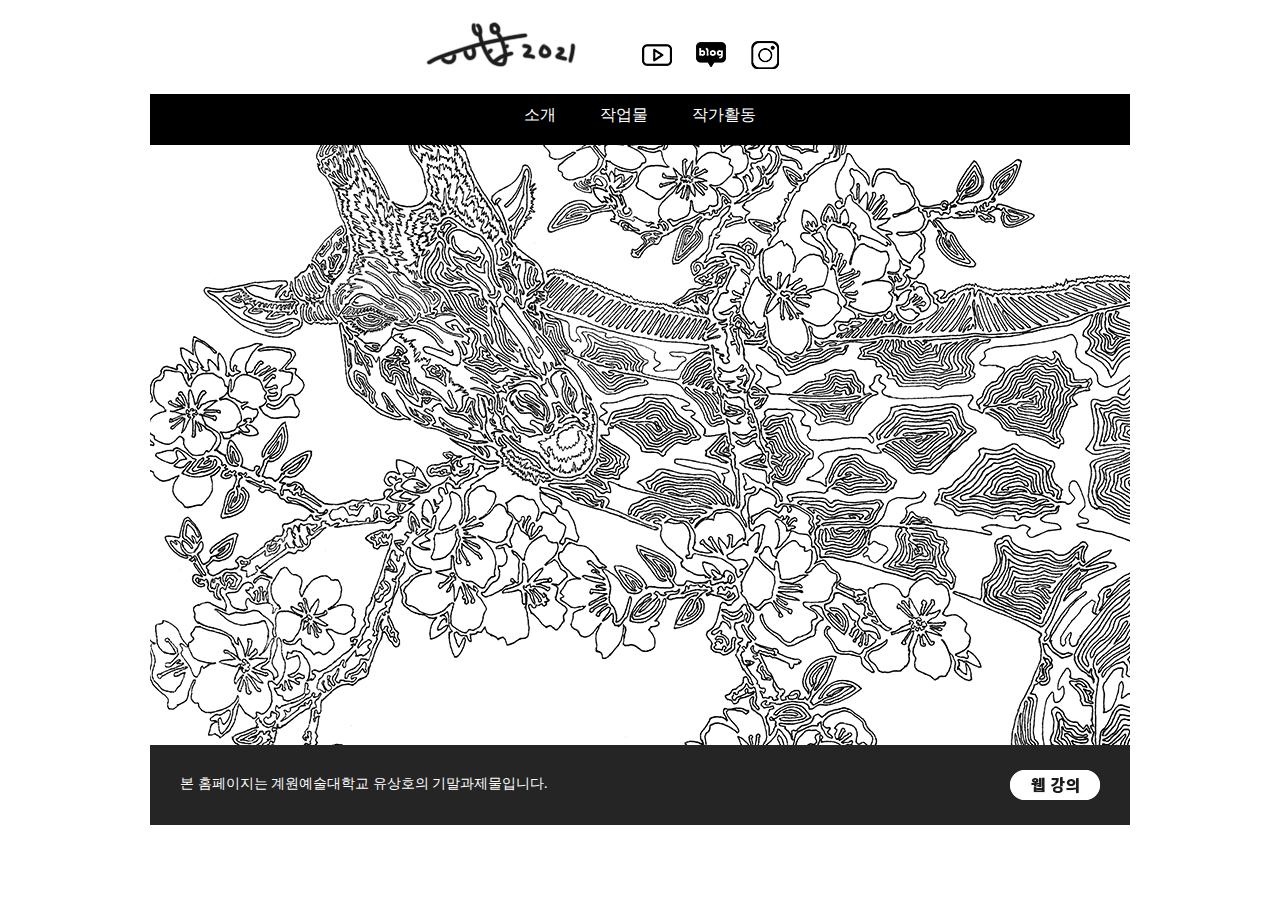
<file: index.html>
<!DOCTYPE html>
<!--21561075 유상호-->
<html>
  <head>
    <meta charset="utf-8">
    <title>유상호 기말과제</title>
    <link rel="stylesheet" href="css/common.css">
    <link rel="stylesheet" href="css/main.css">
  </head>
  <body>
    <header>
      <div id="topwrap">
        <nav>
          <ul>
            <li id="toplogo"><a href="index.html"><img src="img/toplogo.png"></a></li>
            <li class="sns"><a href="https://www.youtube.com/channel/UCV9Hot5JphlB2dcQ3daV8rg" target="_blank"><img src="img/sns01.png"></a></li>
            <li class="sns"><a href="https://blog.naver.com/gimgirin" target="_blank"><img src="img/sns02.png"></a></li>
            <li class="sns"><a href="https://www.instagram.com/gimgiraff/" target="_blank"><img src="img/sns03.png"></a></li>
          </ul>
        </nav>
      </div>
      <div class="clear"></div>
      <div id="wrap01">
        <div id="menuwrap">
          <nav>
            <ul>
              <li><a href="info.html">소개</a></li>
              <li><a href="works.html">작업물</a></li>
              <li><a href="me.html">작가활동</a></li>
            </ul>
          </nav>
        </div>
      </div>
      <div class="clear"></div>
    </header>


    <section id="mainwrap01">
    </section>


    <footer>
      <p>본 홈페이지는 계원예술대학교 유상호의 기말과제물입니다.</p>
      <a href="https://yusangho.github.io/" target="_blank"><img src="img/btn_prev.png"></a>
    </footer>
  </body>
</html>
</file>
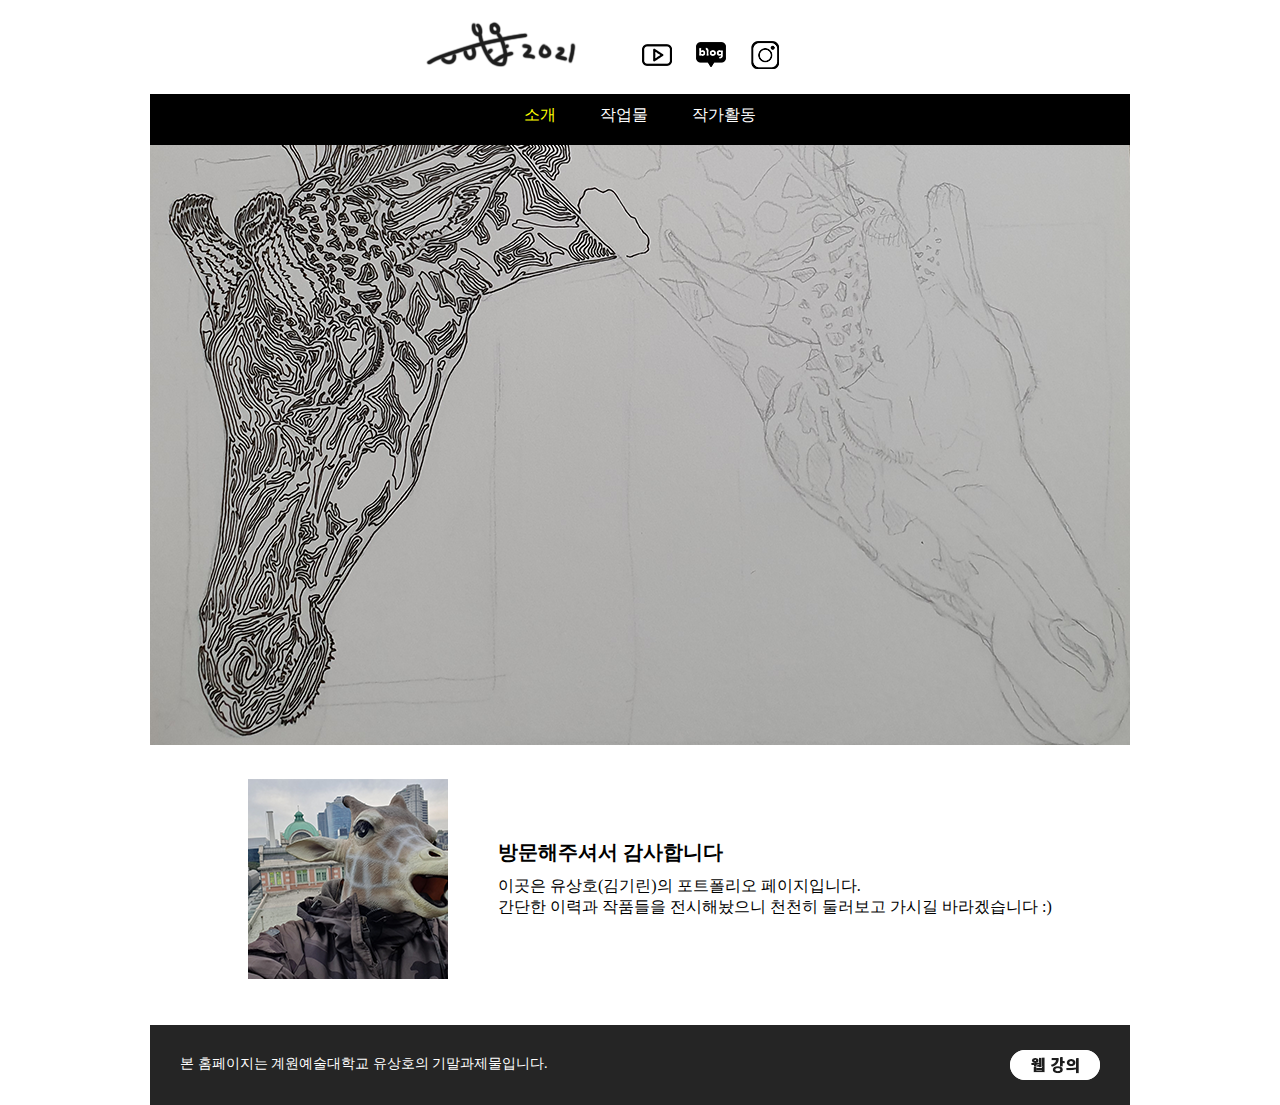
<file: info.html>
<!DOCTYPE html>
<!--21561075 유상호-->
<html>
  <head>
    <meta charset="utf-8">
    <title>소개합니다</title>
    <link rel="stylesheet" href="css/common.css">
    <link rel="stylesheet" href="css/main.css">
  </head>
  <body>
    <header>
      <div id="topwrap">
        <nav>
          <ul>
            <li id="toplogo"><a href="index.html"><img src="img/toplogo.png"></a></li>
            <li class="sns"><a href="https://www.youtube.com/channel/UCV9Hot5JphlB2dcQ3daV8rg" target="_blank"><img src="img/sns01.png"></a></li>
            <li class="sns"><a href="https://blog.naver.com/gimgirin" target="_blank"><img src="img/sns02.png"></a></li>
            <li class="sns"><a href="https://www.instagram.com/gimgiraff/" target="_blank"><img src="img/sns03.png"></a></li>
          </ul>
        </nav>
      </div>
      <div class="clear"></div>
      <div id="wrap01">
        <div id="menuwrap">
          <nav>
            <ul>
              <li class="here"><a href="info.html">소개</a></li>
              <li><a href="works.html">작업물</a></li>
              <li><a href="me.html">작가활동</a></li>
            </ul>
          </nav>
        </div>
      </div>
      <div class="clear"></div>
    </header>
    <section id="mainwrap02">
      <img src="img/infoback.png">
      <div id="profile">
        <img id="pic" src="img/profile.png">
        <ul id="welcome">
          <li><span>방문해주셔서 감사합니다</span></li>
          <li>
            이곳은 유상호(김기린)의 포트폴리오 페이지입니다. <br>
            간단한 이력과 작품들을 전시해놨으니 천천히 둘러보고 가시길 바라겠습니다 :)
          </li>
        </ul>
      </div>
    </section>
    <footer>
      <p>본 홈페이지는 계원예술대학교 유상호의 기말과제물입니다.</p>
      <a href="https://yusangho.github.io/" target="_blank"><img src="img/btn_prev.png"></a>
    </footer>
  </body>
</html>
</file>
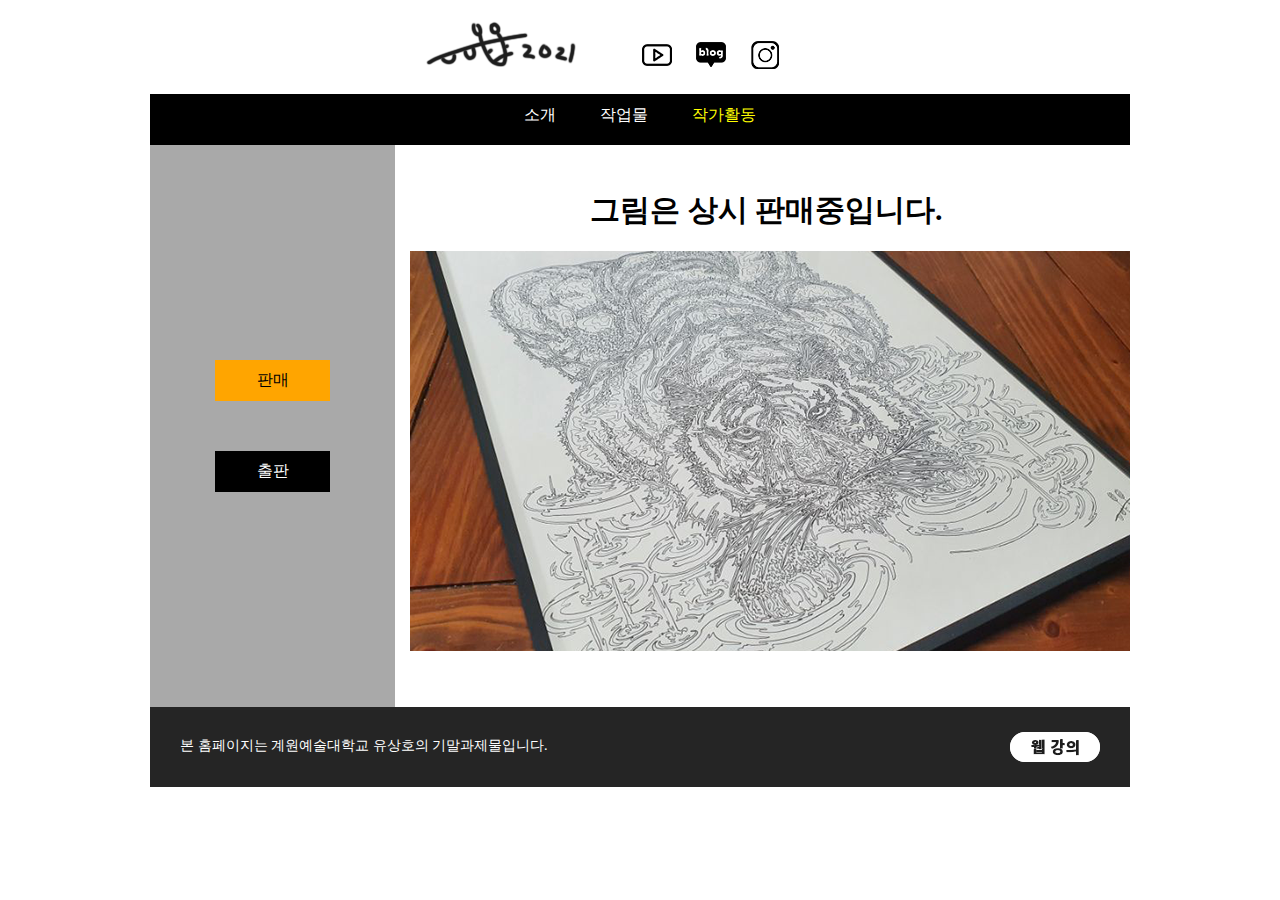
<file: me.html>
<!DOCTYPE html>
<!--21561075 유상호-->
<html>
  <head>
    <meta charset="utf-8">
    <title>작가활동</title>
    <link rel="stylesheet" href="css/common.css">
    <link rel="stylesheet" href="css/main.css">
  </head>
  <body>
    <header>
      <div id="topwrap">
        <nav>
          <ul>
            <li id="toplogo"><a href="index.html"><img src="img/toplogo.png"></a></li>
            <li class="sns"><a href="https://www.youtube.com/channel/UCV9Hot5JphlB2dcQ3daV8rg" target="_blank"><img src="img/sns01.png"></a></li>
            <li class="sns"><a href="https://blog.naver.com/gimgirin" target="_blank"><img src="img/sns02.png"></a></li>
            <li class="sns"><a href="https://www.instagram.com/gimgiraff/" target="_blank"><img src="img/sns03.png"></a></li>
          </ul>
        </nav>
      </div>
      <div class="clear"></div>
      <div id="wrap01">
        <div id="menuwrap">
          <nav>
            <ul>
              <li><a href="info.html">소개</a></li>
              <li><a href="works.html">작업물</a></li>
              <li class="here"><a href="me.html">작가활동</a></li>
            </ul>
          </nav>
        </div>
      </div>
      <div class="clear"></div>
    </header>

    <div id="mainwrap04">
      <aside class="c3">
        <ul>
          <li class="here2"><a href="me.html">판매</a></li>
          <li><a href="me2.html">출판</a></li>
        </ul>
      </aside>
      <section class="c9">
        <div class="cat01">
          <p>그림은 상시 판매중입니다.</p>
          <img src="img/selling.png" alt="">
        </div>
      </section>
    </div>



    <footer>
      <p>본 홈페이지는 계원예술대학교 유상호의 기말과제물입니다.</p>
      <a href="https://yusangho.github.io/" target="_blank"><img src="img/btn_prev.png"></a>
    </footer>
  </body>
</html>
</file>
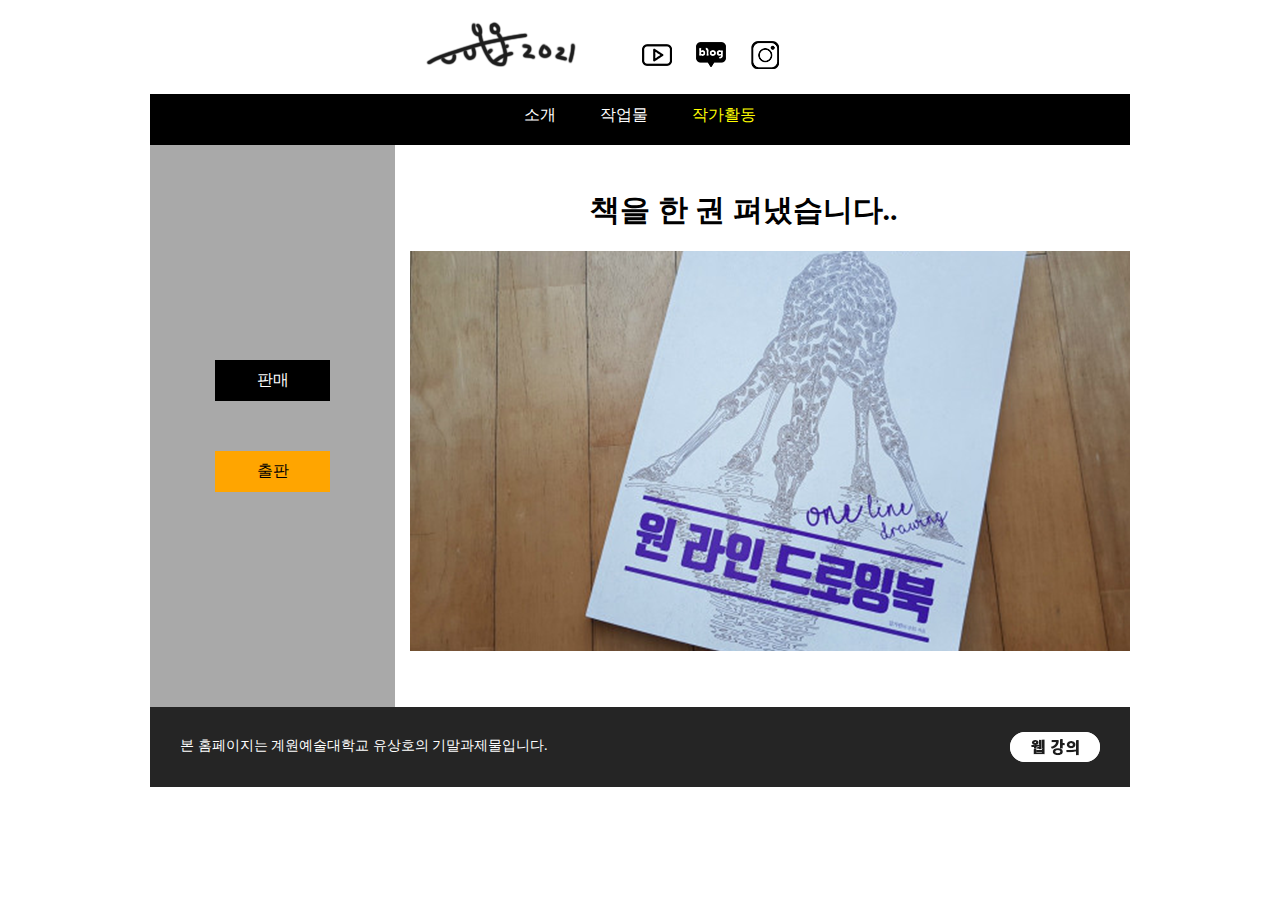
<file: me2.html>
<!DOCTYPE html>
<!--21561075 유상호-->
<html>
  <head>
    <meta charset="utf-8">
    <title>작가활동</title>
    <link rel="stylesheet" href="css/common.css">
    <link rel="stylesheet" href="css/main.css">
  </head>
  <body>
    <header>
      <div id="topwrap">
        <nav>
          <ul>
            <li id="toplogo"><a href="index.html"><img src="img/toplogo.png"></a></li>
            <li class="sns"><a href="https://www.youtube.com/channel/UCV9Hot5JphlB2dcQ3daV8rg" target="_blank"><img src="img/sns01.png"></a></li>
            <li class="sns"><a href="https://blog.naver.com/gimgirin" target="_blank"><img src="img/sns02.png"></a></li>
            <li class="sns"><a href="https://www.instagram.com/gimgiraff/" target="_blank"><img src="img/sns03.png"></a></li>
          </ul>
        </nav>
      </div>
      <div class="clear"></div>
      <div id="wrap01">
        <div id="menuwrap">
          <nav>
            <ul>
              <li><a href="info.html">소개</a></li>
              <li><a href="works.html">작업물</a></li>
              <li class="here"><a href="me.html">작가활동</a></li>
            </ul>
          </nav>
        </div>
      </div>
      <div class="clear"></div>
    </header>

    <div id="mainwrap04">
      <aside class="c3">
        <ul>
          <li><a href="me.html">판매</a></li>
          <li class="here2"><a href="me2.html">출판</a></li>
        </ul>
      </aside>
      <section class="c9">
        <div class="cat01">
          <p>책을 한 권 펴냈습니다..</p>
          <img src="img/book.png" alt="">
        </div>
      </section>
    </div>



    <footer>
      <p>본 홈페이지는 계원예술대학교 유상호의 기말과제물입니다.</p>
      <a href="https://yusangho.github.io/" target="_blank"><img src="img/btn_prev.png"></a>
    </footer>
  </body>
</html>
</file>
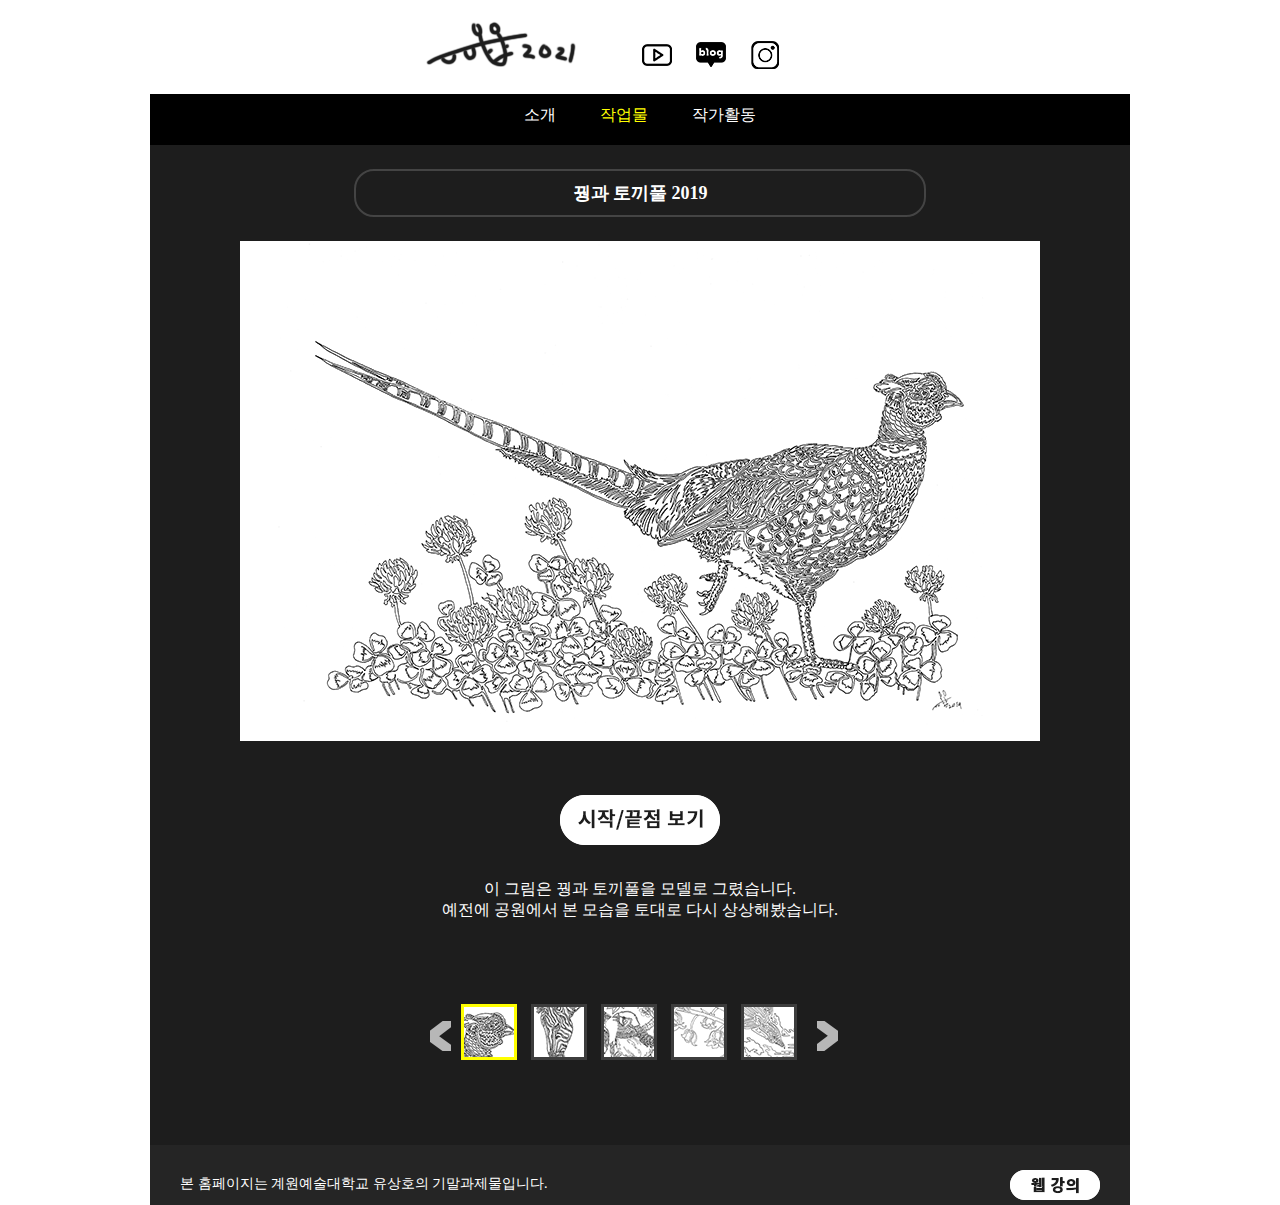
<file: works.html>
<!DOCTYPE html>
<!--21561075 유상호-->
<html>
  <head>
    <meta charset="utf-8">
    <title>소개합니다</title>
    <link rel="stylesheet" href="css/common.css">
    <link rel="stylesheet" href="css/main.css">
  </head>
  <body>
    <header>
      <div id="topwrap">
        <nav>
          <ul>
            <li id="toplogo"><a href="index.html"><img src="img/toplogo.png"></a></li>
            <li class="sns"><a href="https://www.youtube.com/channel/UCV9Hot5JphlB2dcQ3daV8rg" target="_blank"><img src="img/sns01.png"></a></li>
            <li class="sns"><a href="https://blog.naver.com/gimgirin" target="_blank"><img src="img/sns02.png"></a></li>
            <li class="sns"><a href="https://www.instagram.com/gimgiraff/" target="_blank"><img src="img/sns03.png"></a></li>
          </ul>
        </nav>
      </div>
      <div class="clear"></div>
      <div id="wrap01">
        <div id="menuwrap">
          <nav>
            <ul>
              <li ><a href="info.html">소개</a></li>
              <li class="here"><a href="works.html">작업물</a></li>
              <li><a href="me.html">작가활동</a></li>
            </ul>
          </nav>
        </div>
      </div>
      <div class="clear"></div>
    </header>
    <section id="mainwrap03">
      <div id="gallery">
        <div id="main_title">
        꿩과 토끼풀 2019
        </div>
        <div id="bigpic">
          <img src="img/b-1.png">
          <div id="workbtn">
            <a href="worksblack.html"><img src="img/btn_correct.png"></a>
          </div>
          <p class="this">
            이 그림은 꿩과 토끼풀을 모델로 그렸습니다.<br>
            예전에 공원에서 본 모습을 토대로 다시 상상해봤습니다.
          </p>
        </div>
        <div id="mini">
          <a href="works5.html"><img id="move_left" src="img/btn_left.png"></a>
          <ul id="photos">
            <li class="here3"><a href="works.html"><img src="img/s-1.png"></a> </li>
            <li><a href="works2.html"><img src="img/s-2.png"></a> </li>
            <li><a href="works3.html"><img src="img/s-3.png"></a> </li>
            <li><a href="works4.html"><img src="img/s-4.png"></a> </li>
            <li><a href="works5.html"><img src="img/s-5.png"></a> </li>
          </ul>
          <a href="works2.html"><img id="move_right" src="img/btn_right.png"></a>
        </div>
      </div>
    </section>
    <footer>
      <p>본 홈페이지는 계원예술대학교 유상호의 기말과제물입니다.</p>
      <a href="https://yusangho.github.io/" target="_blank"><img src="img/btn_prev.png"></a>
    </footer>
  </body>
</html>
</file>
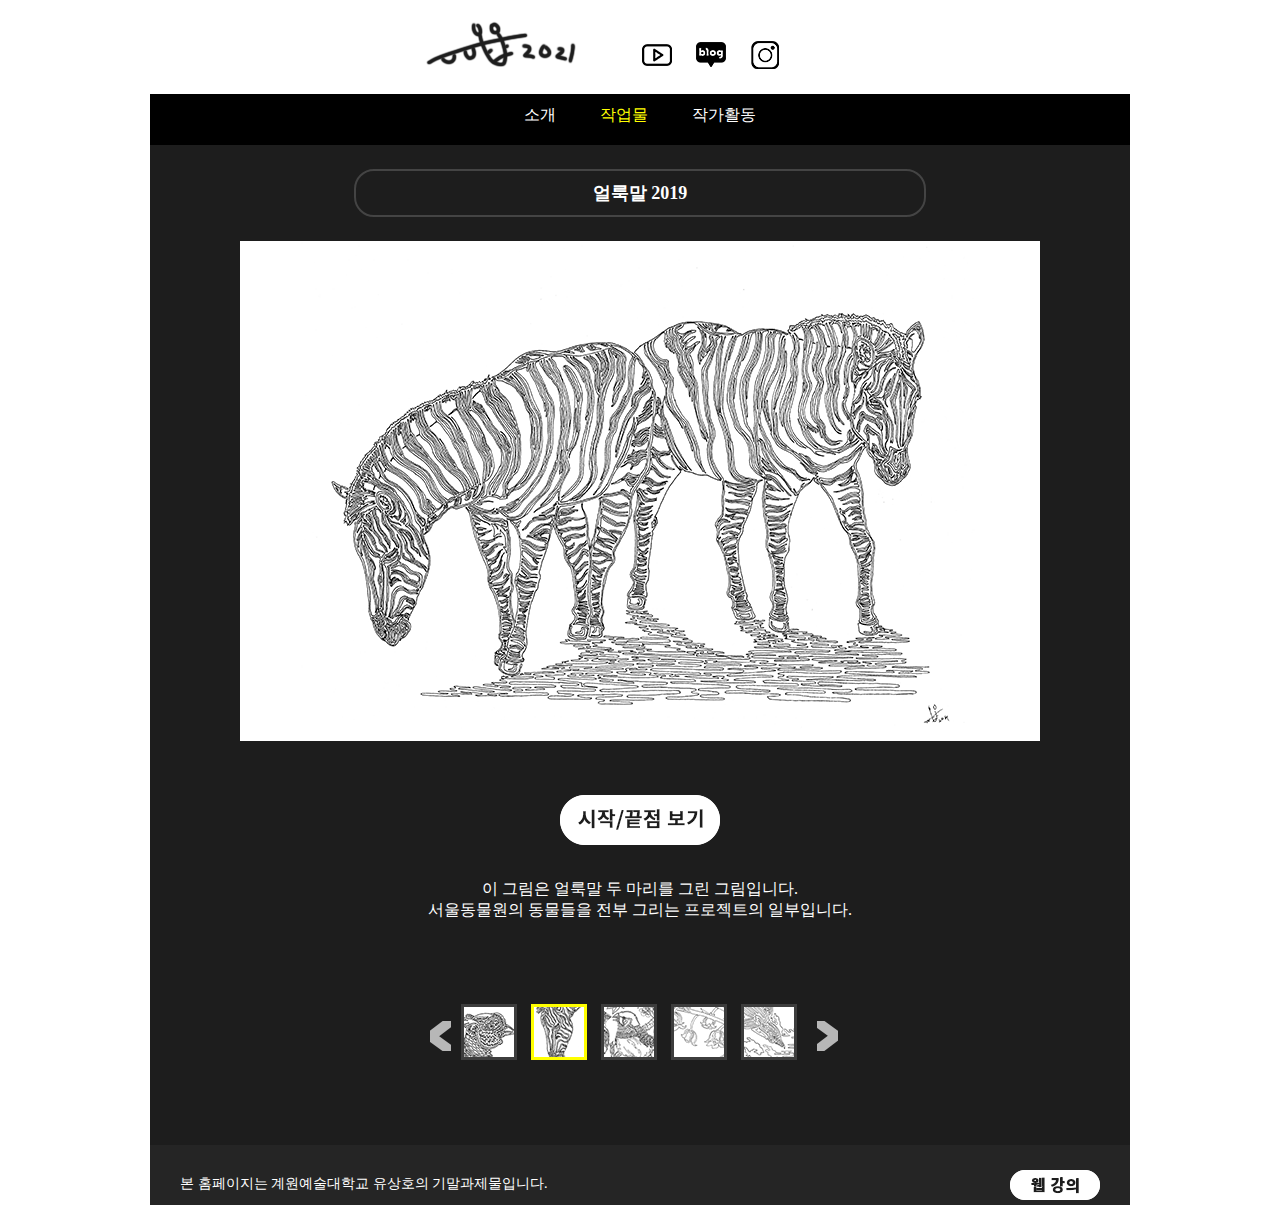
<file: works2.html>
<!DOCTYPE html>
<!--21561075 유상호-->
<html>
  <head>
    <meta charset="utf-8">
    <title>소개합니다</title>
    <link rel="stylesheet" href="css/common.css">
    <link rel="stylesheet" href="css/main.css">
  </head>
  <body>
    <header>
      <div id="topwrap">
        <nav>
          <ul>
            <li id="toplogo"><a href="index.html"><img src="img/toplogo.png"></a></li>
            <li class="sns"><a href="https://www.youtube.com/channel/UCV9Hot5JphlB2dcQ3daV8rg" target="_blank"><img src="img/sns01.png"></a></li>
            <li class="sns"><a href="https://blog.naver.com/gimgirin" target="_blank"><img src="img/sns02.png"></a></li>
            <li class="sns"><a href="https://www.instagram.com/gimgiraff/" target="_blank"><img src="img/sns03.png"></a></li>
          </ul>
        </nav>
      </div>
      <div class="clear"></div>
      <div id="wrap01">
        <div id="menuwrap">
          <nav>
            <ul>
              <li ><a href="info.html">소개</a></li>
              <li class="here"><a href="works.html">작업물</a></li>
              <li><a href="me.html">작가활동</a></li>
            </ul>
          </nav>
        </div>
      </div>
      <div class="clear"></div>
    </header>
    <section id="mainwrap03">
      <div id="gallery">
        <div id="main_title">
        얼룩말 2019
        </div>
        <div id="bigpic">
          <img src="img/b-2.png">
          <div id="workbtn">
            <a href="works2black.html"><img src="img/btn_correct.png"></a>
          </div>
          <p class="this">
            이 그림은 얼룩말 두 마리를 그린 그림입니다.<br>
            서울동물원의 동물들을 전부 그리는 프로젝트의 일부입니다.
          </p>
        </div>
        <div id="mini">
          <a href="works.html"><img id="move_left" src="img/btn_left.png"></a>
          <ul id="photos">
            <li><a href="works.html"><img src="img/s-1.png"></a> </li>
            <li class="here3"><a href="works2.html"><img src="img/s-2.png"></a> </li>
            <li><a href="works3.html"><img src="img/s-3.png"></a> </li>
            <li><a href="works4.html"><img src="img/s-4.png"></a> </li>
            <li><a href="works5.html"><img src="img/s-5.png"></a> </li>
          </ul>
          <a href="works3.html"><img id="move_right" src="img/btn_right.png"></a>
        </div>
      </div>
    </section>
    <footer>
      <p>본 홈페이지는 계원예술대학교 유상호의 기말과제물입니다.</p>
      <a href="https://yusangho.github.io/" target="_blank"><img src="img/btn_prev.png"></a>
    </footer>
  </body>
</html>
</file>
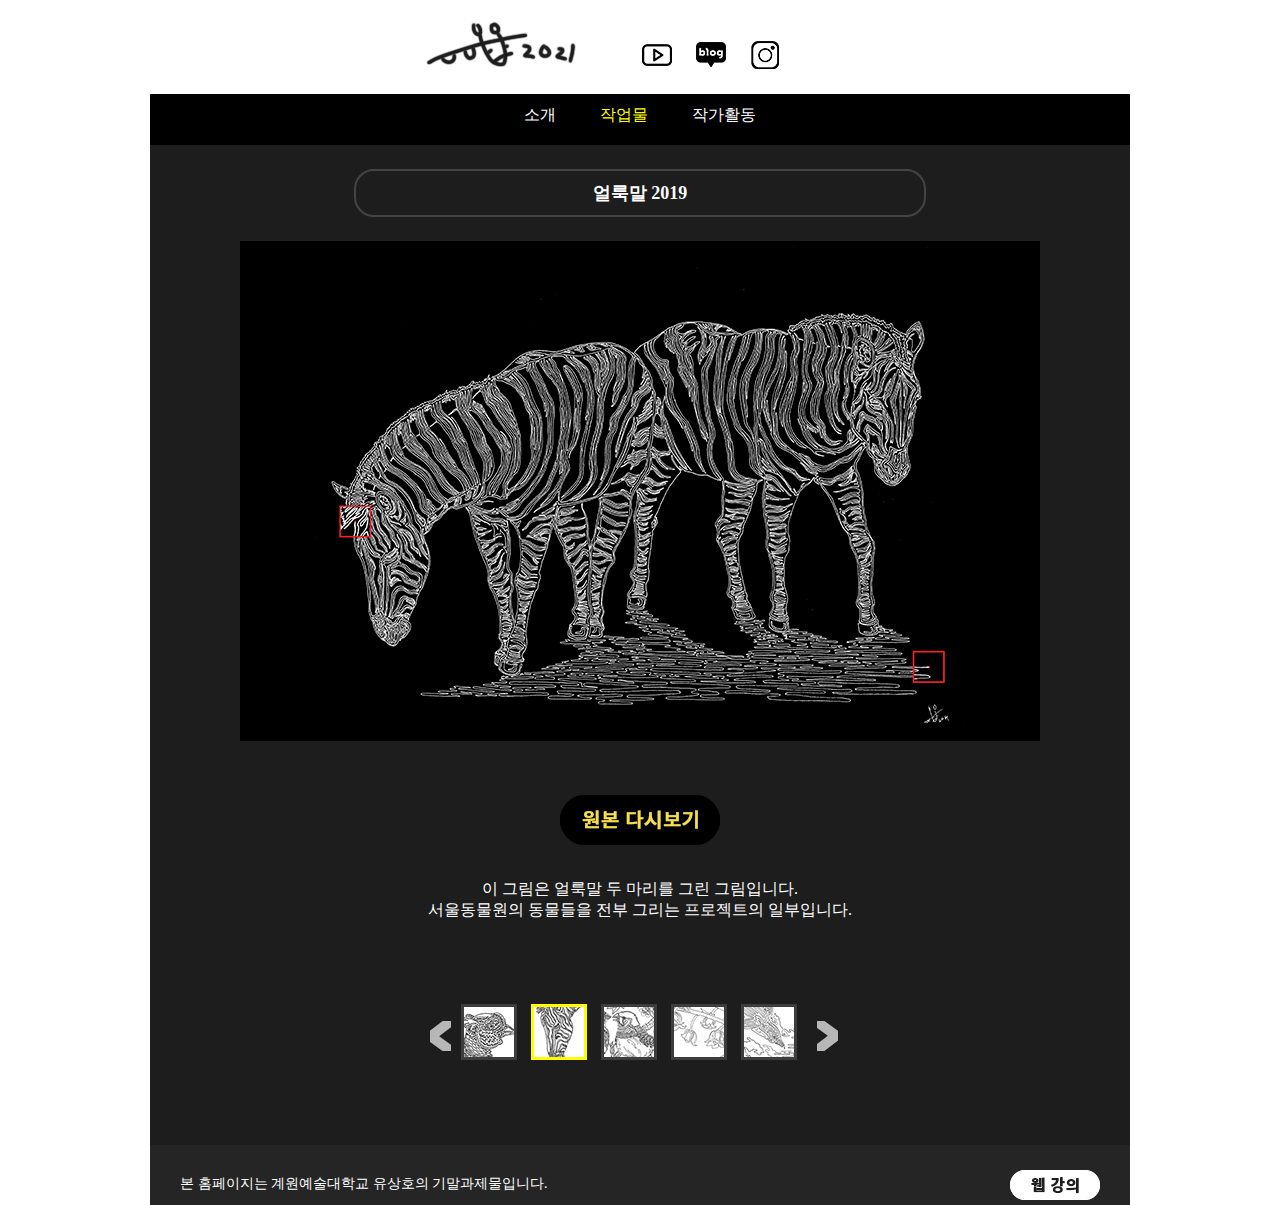
<file: works2black.html>
<!DOCTYPE html>
<!--21561075 유상호-->
<html>
  <head>
    <meta charset="utf-8">
    <title>소개합니다</title>
    <link rel="stylesheet" href="css/common.css">
    <link rel="stylesheet" href="css/main.css">
  </head>
  <body>
    <header>
      <div id="topwrap">
        <nav>
          <ul>
            <li id="toplogo"><a href="index.html"><img src="img/toplogo.png"></a></li>
            <li class="sns"><a href="https://www.youtube.com/channel/UCV9Hot5JphlB2dcQ3daV8rg" target="_blank"><img src="img/sns01.png"></a></li>
            <li class="sns"><a href="https://blog.naver.com/gimgirin" target="_blank"><img src="img/sns02.png"></a></li>
            <li class="sns"><a href="https://www.instagram.com/gimgiraff/" target="_blank"><img src="img/sns03.png"></a></li>
          </ul>
        </nav>
      </div>
      <div class="clear"></div>
      <div id="wrap01">
        <div id="menuwrap">
          <nav>
            <ul>
              <li ><a href="info.html">소개</a></li>
              <li class="here"><a href="works.html">작업물</a></li>
              <li><a href="me.html">작가활동</a></li>
            </ul>
          </nav>
        </div>
      </div>
      <div class="clear"></div>
    </header>
    <section id="mainwrap03">
      <div id="gallery">
        <div id="main_title">
        얼룩말 2019
        </div>
        <div id="bigpic">
          <img src="img/b-02.png">
          <div id="workbtn">
            <a href="works2.html"><img src="img/btn_origin.png"></a>
          </div>
          <p class="this">
            이 그림은 얼룩말 두 마리를 그린 그림입니다.<br>
            서울동물원의 동물들을 전부 그리는 프로젝트의 일부입니다.
          </p>
        </div>
        <div id="mini">
          <a href="works.html"><img id="move_left" src="img/btn_left.png"></a>
          <ul id="photos">
            <li><a href="works.html"><img src="img/s-1.png"></a> </li>
            <li class="here3"><a href="works2.html"><img src="img/s-2.png"></a> </li>
            <li><a href="works3.html"><img src="img/s-3.png"></a> </li>
            <li><a href="works4.html"><img src="img/s-4.png"></a> </li>
            <li><a href="works5.html"><img src="img/s-5.png"></a> </li>
          </ul>
          <a href="works3.html"><img id="move_right" src="img/btn_right.png"></a>
        </div>
      </div>
    </section>
    <footer>
      <p>본 홈페이지는 계원예술대학교 유상호의 기말과제물입니다.</p>
      <a href="https://yusangho.github.io/" target="_blank"><img src="img/btn_prev.png"></a>
    </footer>
  </body>
</html>
</file>
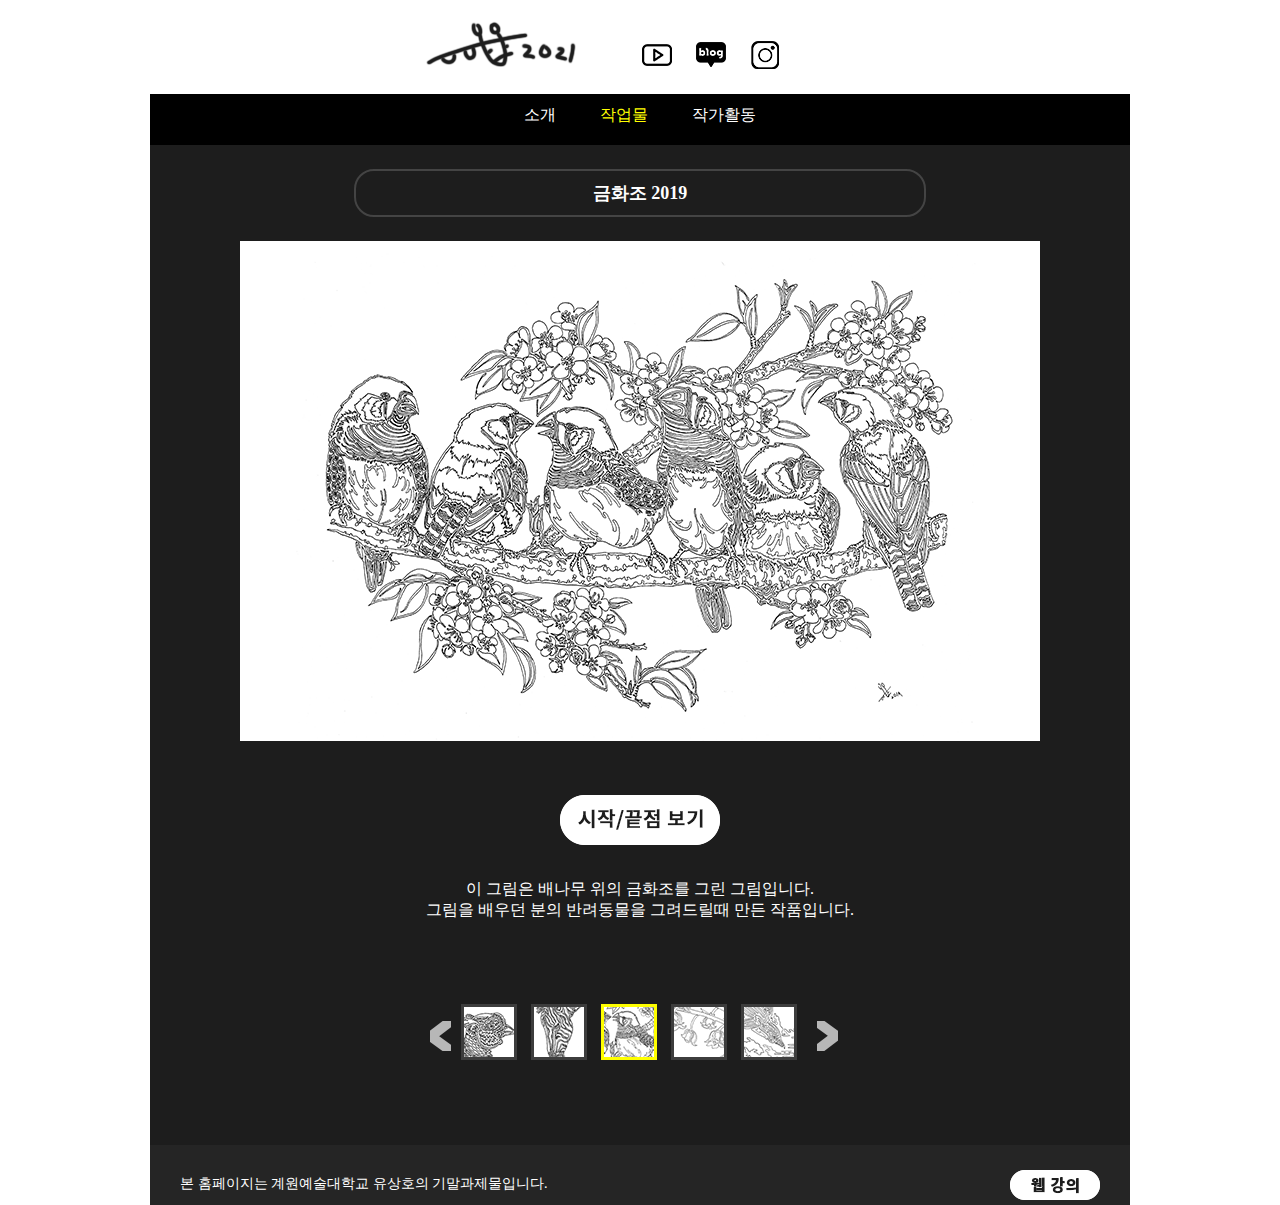
<file: works3.html>
<!DOCTYPE html>
<!--21561075 유상호-->
<html>
  <head>
    <meta charset="utf-8">
    <title>소개합니다</title>
    <link rel="stylesheet" href="css/common.css">
    <link rel="stylesheet" href="css/main.css">
  </head>
  <body>
    <header>
      <div id="topwrap">
        <nav>
          <ul>
            <li id="toplogo"><a href="index.html"><img src="img/toplogo.png"></a></li>
            <li class="sns"><a href="https://www.youtube.com/channel/UCV9Hot5JphlB2dcQ3daV8rg" target="_blank"><img src="img/sns01.png"></a></li>
            <li class="sns"><a href="https://blog.naver.com/gimgirin" target="_blank"><img src="img/sns02.png"></a></li>
            <li class="sns"><a href="https://www.instagram.com/gimgiraff/" target="_blank"><img src="img/sns03.png"></a></li>
          </ul>
        </nav>
      </div>
      <div class="clear"></div>
      <div id="wrap01">
        <div id="menuwrap">
          <nav>
            <ul>
              <li ><a href="info.html">소개</a></li>
              <li class="here"><a href="works.html">작업물</a></li>
              <li><a href="me.html">작가활동</a></li>
            </ul>
          </nav>
        </div>
      </div>
      <div class="clear"></div>
    </header>
    <section id="mainwrap03">
      <div id="gallery">
        <div id="main_title">
        금화조 2019
        </div>
        <div id="bigpic">
          <img src="img/b-3.png">
          <div id="workbtn">
            <a href="works3black.html"><img src="img/btn_correct.png"></a>
          </div>
          <p class="this">
            이 그림은 배나무 위의 금화조를 그린 그림입니다.<br>
            그림을 배우던 분의 반려동물을 그려드릴때 만든 작품입니다.
          </p>
        </div>
        <div id="mini">
          <a href="works2.html"><img id="move_left" src="img/btn_left.png"></a>
          <ul id="photos">
            <li><a href="works.html"><img src="img/s-1.png"></a> </li>
            <li><a href="works2.html"><img src="img/s-2.png"></a> </li>
            <li class="here3"><a href="works3.html"><img src="img/s-3.png"></a> </li>
            <li><a href="works4.html"><img src="img/s-4.png"></a> </li>
            <li><a href="works5.html"><img src="img/s-5.png"></a> </li>
          </ul>
          <a href="works4.html"><img id="move_right" src="img/btn_right.png"></a>
        </div>
      </div>
    </section>
    <footer>
      <p>본 홈페이지는 계원예술대학교 유상호의 기말과제물입니다.</p>
      <a href="https://yusangho.github.io/" target="_blank"><img src="img/btn_prev.png"></a>
    </footer>
  </body>
</html>
</file>
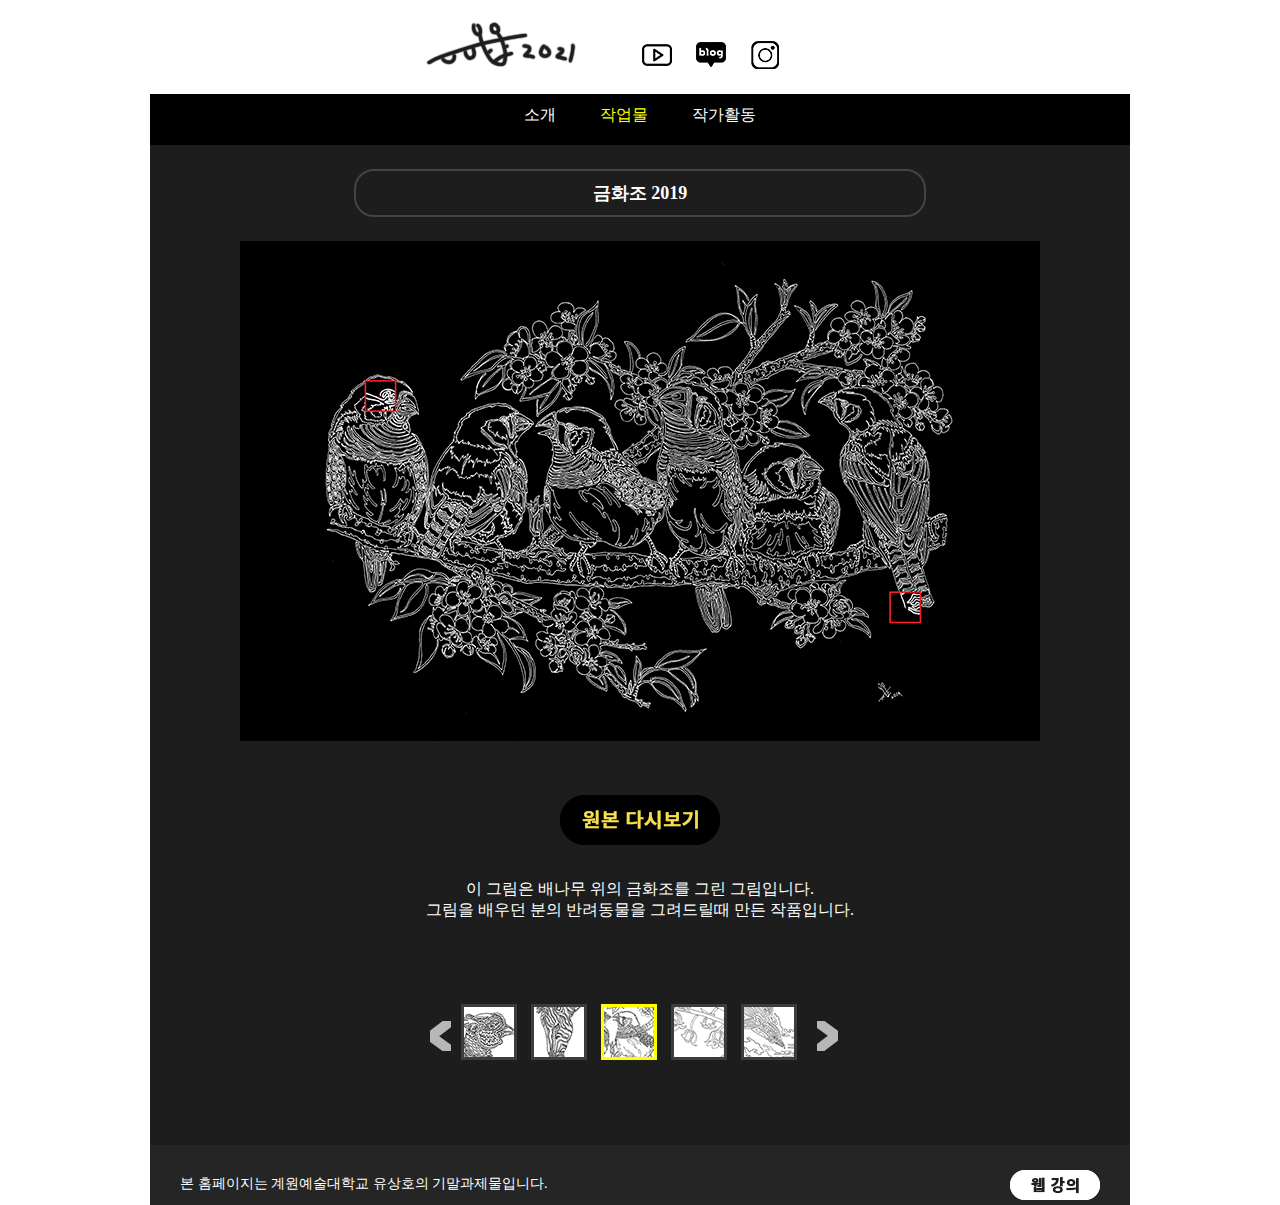
<file: works3black.html>
<!DOCTYPE html>
<!--21561075 유상호-->
<html>
  <head>
    <meta charset="utf-8">
    <title>소개합니다</title>
    <link rel="stylesheet" href="css/common.css">
    <link rel="stylesheet" href="css/main.css">
  </head>
  <body>
    <header>
      <div id="topwrap">
        <nav>
          <ul>
            <li id="toplogo"><a href="index.html"><img src="img/toplogo.png"></a></li>
            <li class="sns"><a href="https://www.youtube.com/channel/UCV9Hot5JphlB2dcQ3daV8rg" target="_blank"><img src="img/sns01.png"></a></li>
            <li class="sns"><a href="https://blog.naver.com/gimgirin" target="_blank"><img src="img/sns02.png"></a></li>
            <li class="sns"><a href="https://www.instagram.com/gimgiraff/" target="_blank"><img src="img/sns03.png"></a></li>
          </ul>
        </nav>
      </div>
      <div class="clear"></div>
      <div id="wrap01">
        <div id="menuwrap">
          <nav>
            <ul>
              <li ><a href="info.html">소개</a></li>
              <li class="here"><a href="works.html">작업물</a></li>
              <li><a href="me.html">작가활동</a></li>
            </ul>
          </nav>
        </div>
      </div>
      <div class="clear"></div>
    </header>
    <section id="mainwrap03">
      <div id="gallery">
        <div id="main_title">
        금화조 2019
        </div>
        <div id="bigpic">
          <img src="img/b-03.png">
          <div id="workbtn">
            <a href="works3.html"><img src="img/btn_origin.png"></a>
          </div>
          <p class="this">
            이 그림은 배나무 위의 금화조를 그린 그림입니다.<br>
            그림을 배우던 분의 반려동물을 그려드릴때 만든 작품입니다.
          </p>
        </div>
        <div id="mini">
          <a href="works2.html"><img id="move_left" src="img/btn_left.png"></a>
          <ul id="photos">
            <li><a href="works.html"><img src="img/s-1.png"></a> </li>
            <li><a href="works2.html"><img src="img/s-2.png"></a> </li>
            <li class="here3"><a href="works3.html"><img src="img/s-3.png"></a> </li>
            <li><a href="works4.html"><img src="img/s-4.png"></a> </li>
            <li><a href="works5.html"><img src="img/s-5.png"></a> </li>
          </ul>
          <a href="works4.html"><img id="move_right" src="img/btn_right.png"></a>
        </div>
      </div>
    </section>
    <footer>
      <p>본 홈페이지는 계원예술대학교 유상호의 기말과제물입니다.</p>
      <a href="https://yusangho.github.io/" target="_blank"><img src="img/btn_prev.png"></a>
    </footer>
  </body>
</html>
</file>
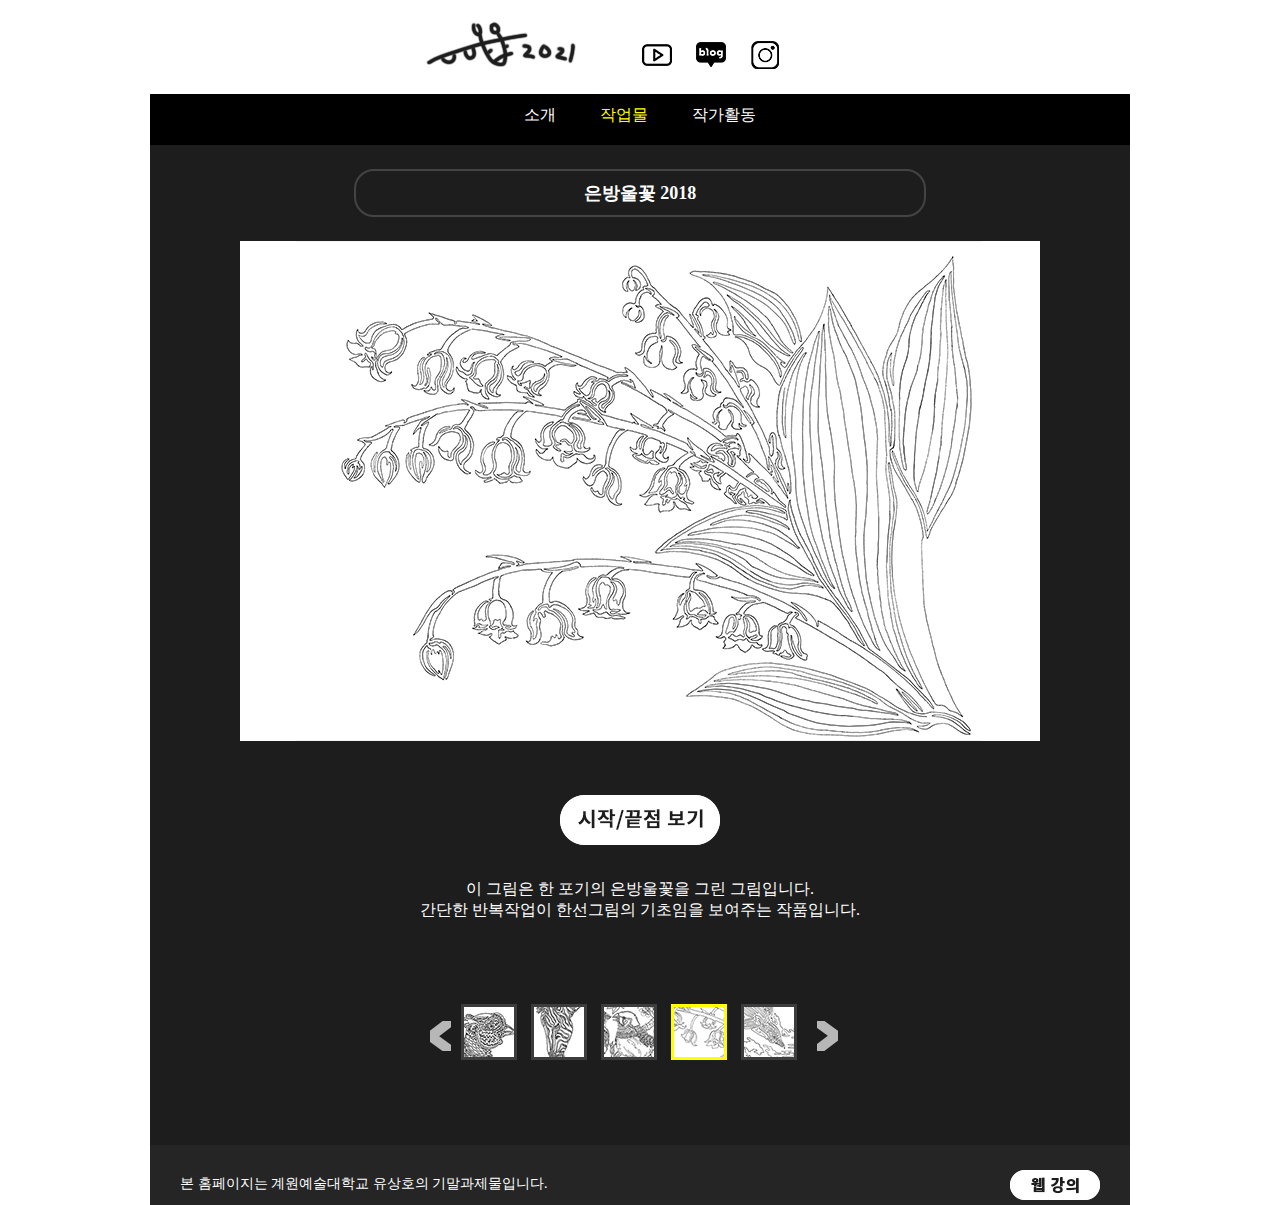
<file: works4.html>
<!DOCTYPE html>
<!--21561075 유상호-->
<html>
  <head>
    <meta charset="utf-8">
    <title>소개합니다</title>
    <link rel="stylesheet" href="css/common.css">
    <link rel="stylesheet" href="css/main.css">
  </head>
  <body>
    <header>
      <div id="topwrap">
        <nav>
          <ul>
            <li id="toplogo"><a href="index.html"><img src="img/toplogo.png"></a></li>
            <li class="sns"><a href="https://www.youtube.com/channel/UCV9Hot5JphlB2dcQ3daV8rg" target="_blank"><img src="img/sns01.png"></a></li>
            <li class="sns"><a href="https://blog.naver.com/gimgirin" target="_blank"><img src="img/sns02.png"></a></li>
            <li class="sns"><a href="https://www.instagram.com/gimgiraff/" target="_blank"><img src="img/sns03.png"></a></li>
          </ul>
        </nav>
      </div>
      <div class="clear"></div>
      <div id="wrap01">
        <div id="menuwrap">
          <nav>
            <ul>
              <li ><a href="info.html">소개</a></li>
              <li class="here"><a href="works.html">작업물</a></li>
              <li><a href="me.html">작가활동</a></li>
            </ul>
          </nav>
        </div>
      </div>
      <div class="clear"></div>
    </header>
    <section id="mainwrap03">
      <div id="gallery">
        <div id="main_title">
        은방울꽃 2018
        </div>
        <div id="bigpic">
          <img src="img/b-4.png">
          <div id="workbtn">
            <a href="works4black.html"><img src="img/btn_correct.png"></a>
          </div>
          <p class="this">
            이 그림은 한 포기의 은방울꽃을 그린 그림입니다.<br>
            간단한 반복작업이 한선그림의 기초임을 보여주는 작품입니다.
          </p>
        </div>
        <div id="mini">
          <a href="works3.html"><img id="move_left" src="img/btn_left.png"></a>
          <ul id="photos">
            <li><a href="works.html"><img src="img/s-1.png"></a> </li>
            <li><a href="works2.html"><img src="img/s-2.png"></a> </li>
            <li><a href="works3.html"><img src="img/s-3.png"></a> </li>
            <li class="here3"><a href="works4.html"><img src="img/s-4.png"></a> </li>
            <li><a href="works5.html"><img src="img/s-5.png"></a> </li>
          </ul>
          <a href="works5.html"><img id="move_right" src="img/btn_right.png"></a>
        </div>
      </div>
    </section>
    <footer>
      <p>본 홈페이지는 계원예술대학교 유상호의 기말과제물입니다.</p>
      <a href="https://yusangho.github.io/" target="_blank"><img src="img/btn_prev.png"></a>
    </footer>
  </body>
</html>
</file>
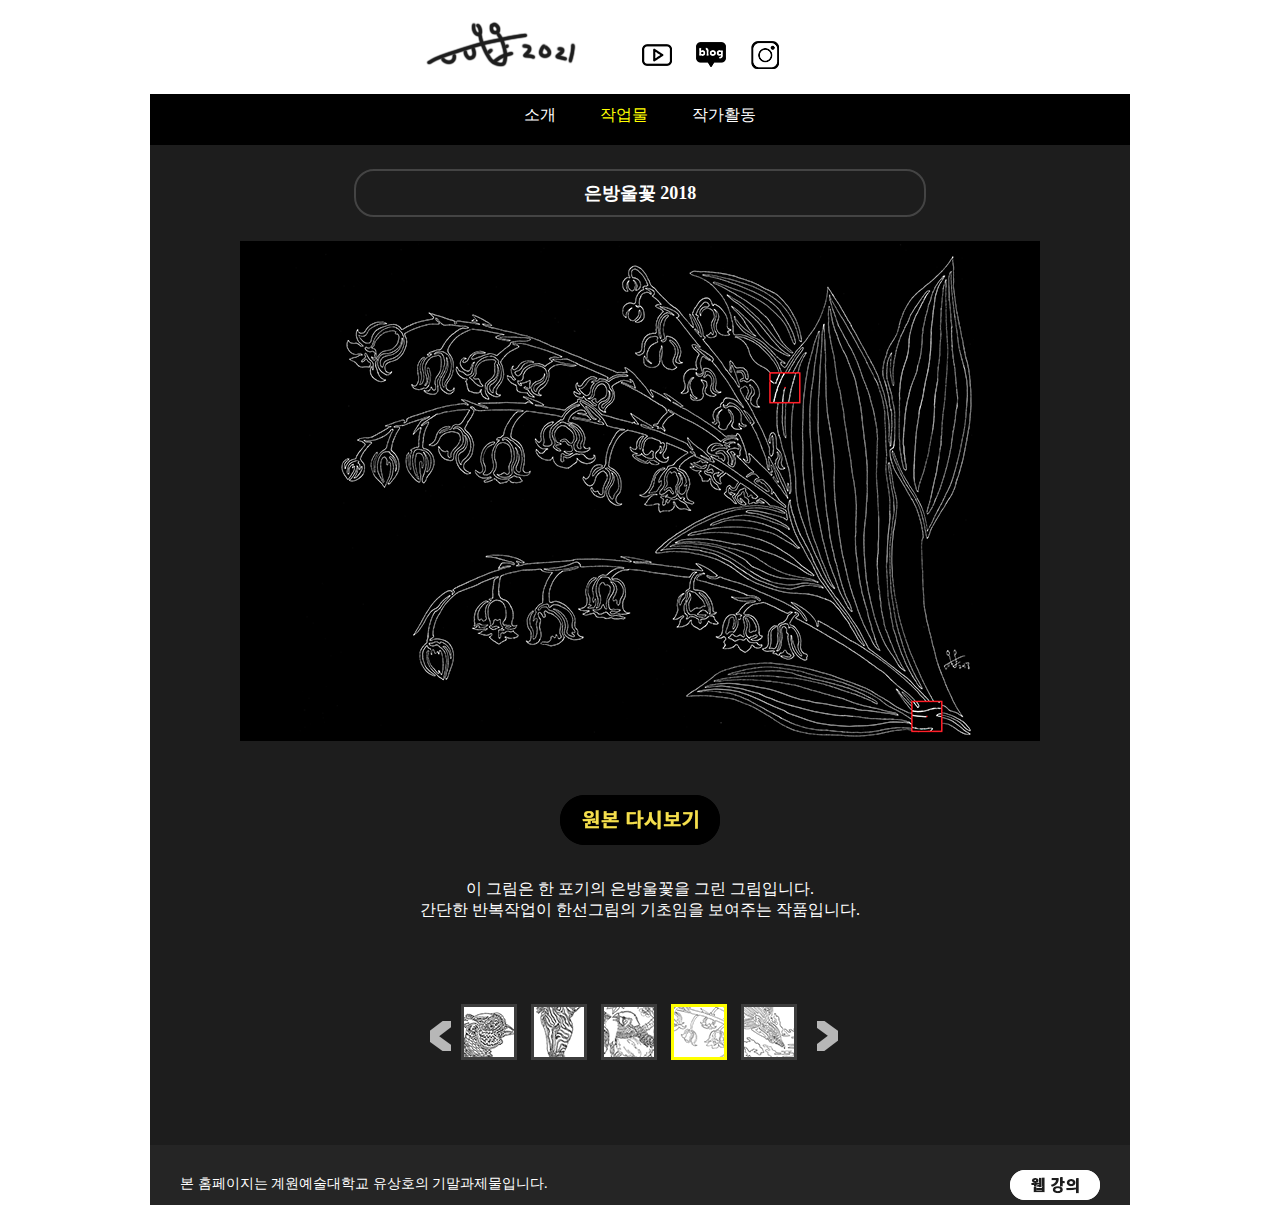
<file: works4black.html>
<!DOCTYPE html>
<!--21561075 유상호-->
<html>
  <head>
    <meta charset="utf-8">
    <title>소개합니다</title>
    <link rel="stylesheet" href="css/common.css">
    <link rel="stylesheet" href="css/main.css">
  </head>
  <body>
    <header>
      <div id="topwrap">
        <nav>
          <ul>
            <li id="toplogo"><a href="index.html"><img src="img/toplogo.png"></a></li>
            <li class="sns"><a href="https://www.youtube.com/channel/UCV9Hot5JphlB2dcQ3daV8rg" target="_blank"><img src="img/sns01.png"></a></li>
            <li class="sns"><a href="https://blog.naver.com/gimgirin" target="_blank"><img src="img/sns02.png"></a></li>
            <li class="sns"><a href="https://www.instagram.com/gimgiraff/" target="_blank"><img src="img/sns03.png"></a></li>
          </ul>
        </nav>
      </div>
      <div class="clear"></div>
      <div id="wrap01">
        <div id="menuwrap">
          <nav>
            <ul>
              <li ><a href="info.html">소개</a></li>
              <li class="here"><a href="works.html">작업물</a></li>
              <li><a href="me.html">작가활동</a></li>
            </ul>
          </nav>
        </div>
      </div>
      <div class="clear"></div>
    </header>
    <section id="mainwrap03">
      <div id="gallery">
        <div id="main_title">
        은방울꽃 2018
        </div>
        <div id="bigpic">
          <img src="img/b-04.png">
          <div id="workbtn">
            <a href="works4.html"><img src="img/btn_origin.png"></a>
          </div>
          <p class="this">
            이 그림은 한 포기의 은방울꽃을 그린 그림입니다.<br>
            간단한 반복작업이 한선그림의 기초임을 보여주는 작품입니다.
          </p>
        </div>
        <div id="mini">
          <a href="works3.html"><img id="move_left" src="img/btn_left.png"></a>
          <ul id="photos">
            <li><a href="works.html"><img src="img/s-1.png"></a> </li>
            <li><a href="works2.html"><img src="img/s-2.png"></a> </li>
            <li><a href="works3.html"><img src="img/s-3.png"></a> </li>
            <li class="here3"><a href="works4.html"><img src="img/s-4.png"></a> </li>
            <li><a href="works5.html"><img src="img/s-5.png"></a> </li>
          </ul>
          <a href="works5.html"><img id="move_right" src="img/btn_right.png"></a>
        </div>
      </div>
    </section>
    <footer>
      <p>본 홈페이지는 계원예술대학교 유상호의 기말과제물입니다.</p>
      <a href="https://yusangho.github.io/" target="_blank"><img src="img/btn_prev.png"></a>
    </footer>
  </body>
</html>
</file>
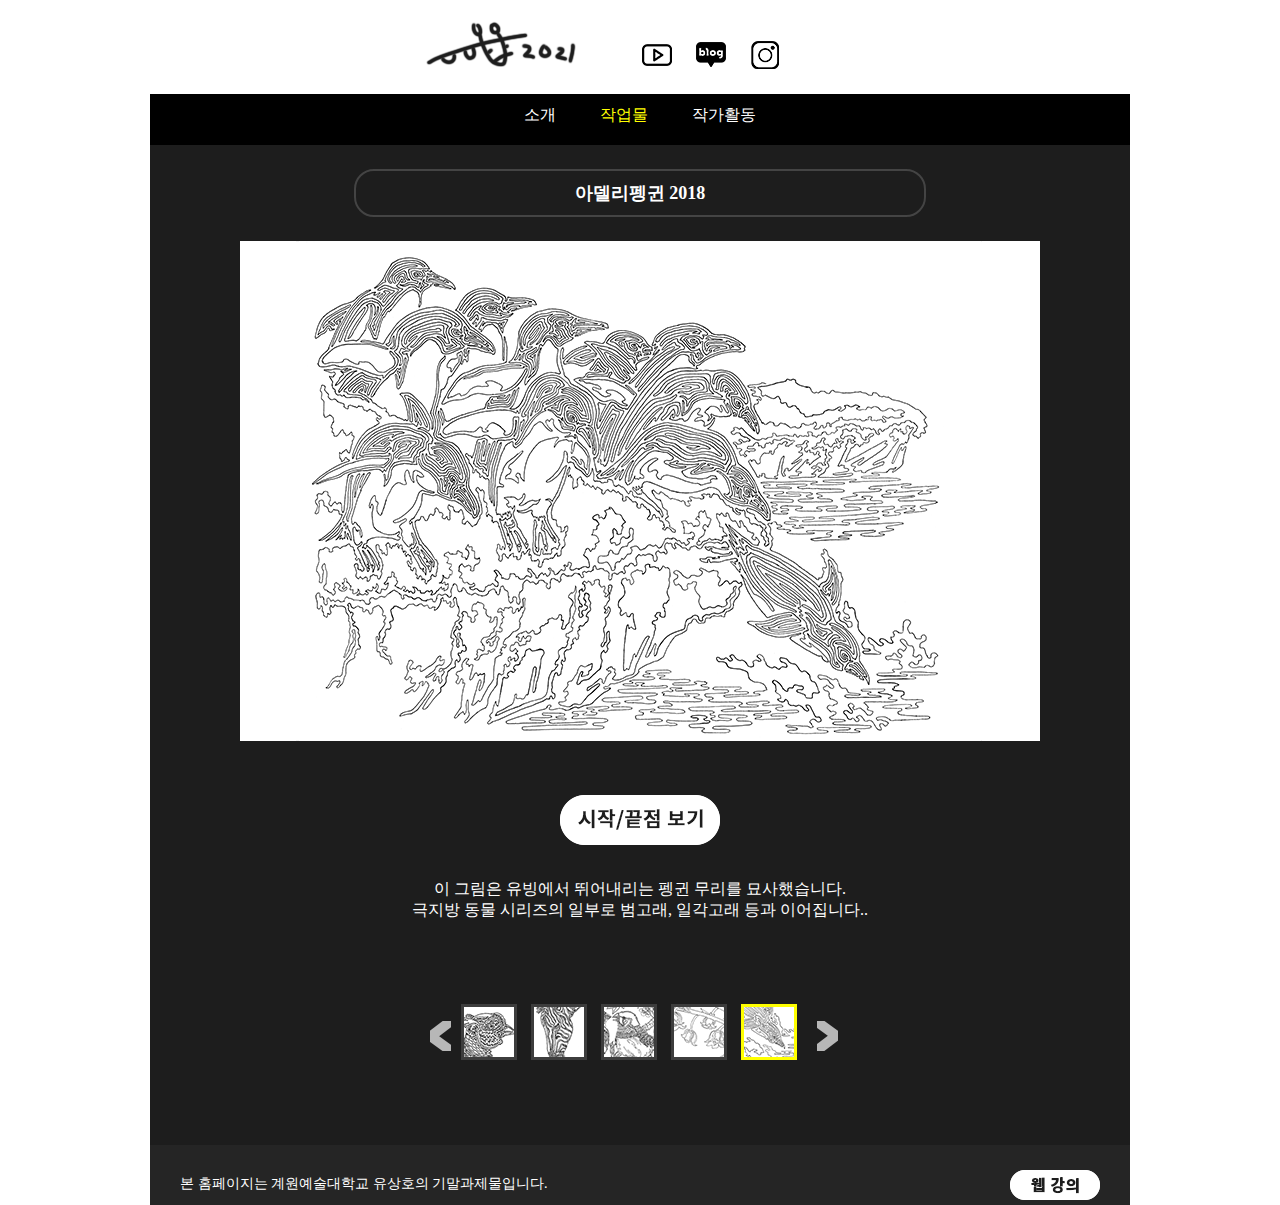
<file: works5.html>
<!DOCTYPE html>
<!--21561075 유상호-->
<html>
  <head>
    <meta charset="utf-8">
    <title>소개합니다</title>
    <link rel="stylesheet" href="css/common.css">
    <link rel="stylesheet" href="css/main.css">
  </head>
  <body>
    <header>
      <div id="topwrap">
        <nav>
          <ul>
            <li id="toplogo"><a href="index.html"><img src="img/toplogo.png"></a></li>
            <li class="sns"><a href="https://www.youtube.com/channel/UCV9Hot5JphlB2dcQ3daV8rg" target="_blank"><img src="img/sns01.png"></a></li>
            <li class="sns"><a href="https://blog.naver.com/gimgirin" target="_blank"><img src="img/sns02.png"></a></li>
            <li class="sns"><a href="https://www.instagram.com/gimgiraff/" target="_blank"><img src="img/sns03.png"></a></li>
          </ul>
        </nav>
      </div>
      <div class="clear"></div>
      <div id="wrap01">
        <div id="menuwrap">
          <nav>
            <ul>
              <li ><a href="info.html">소개</a></li>
              <li class="here"><a href="works.html">작업물</a></li>
              <li><a href="me.html">작가활동</a></li>
            </ul>
          </nav>
        </div>
      </div>
      <div class="clear"></div>
    </header>
    <section id="mainwrap03">
      <div id="gallery">
        <div id="main_title">
        아델리펭귄 2018
        </div>
        <div id="bigpic">
          <img src="img/b-5.png">
          <div id="workbtn">
            <a href="works5black.html"><img src="img/btn_correct.png"></a>
          </div>
          <p class="this">
            이 그림은 유빙에서 뛰어내리는 펭귄 무리를 묘사했습니다.<br>
            극지방 동물 시리즈의 일부로 범고래, 일각고래 등과 이어집니다..
          </p>
        </div>
        <div id="mini">
          <a href="works4.html"><img id="move_left" src="img/btn_left.png"></a>
          <ul id="photos">
            <li><a href="works.html"><img src="img/s-1.png"></a> </li>
            <li><a href="works2.html"><img src="img/s-2.png"></a> </li>
            <li><a href="works3.html"><img src="img/s-3.png"></a> </li>
            <li><a href="works4.html"><img src="img/s-4.png"></a> </li>
            <li class="here3"><a href="works5.html"><img src="img/s-5.png"></a> </li>
          </ul>
          <a href="works.html"><img id="move_right" src="img/btn_right.png"></a>
        </div>
      </div>
    </section>
    <footer>
      <p>본 홈페이지는 계원예술대학교 유상호의 기말과제물입니다.</p>
      <a href="https://yusangho.github.io/" target="_blank"><img src="img/btn_prev.png"></a>
    </footer>
  </body>
</html>
</file>
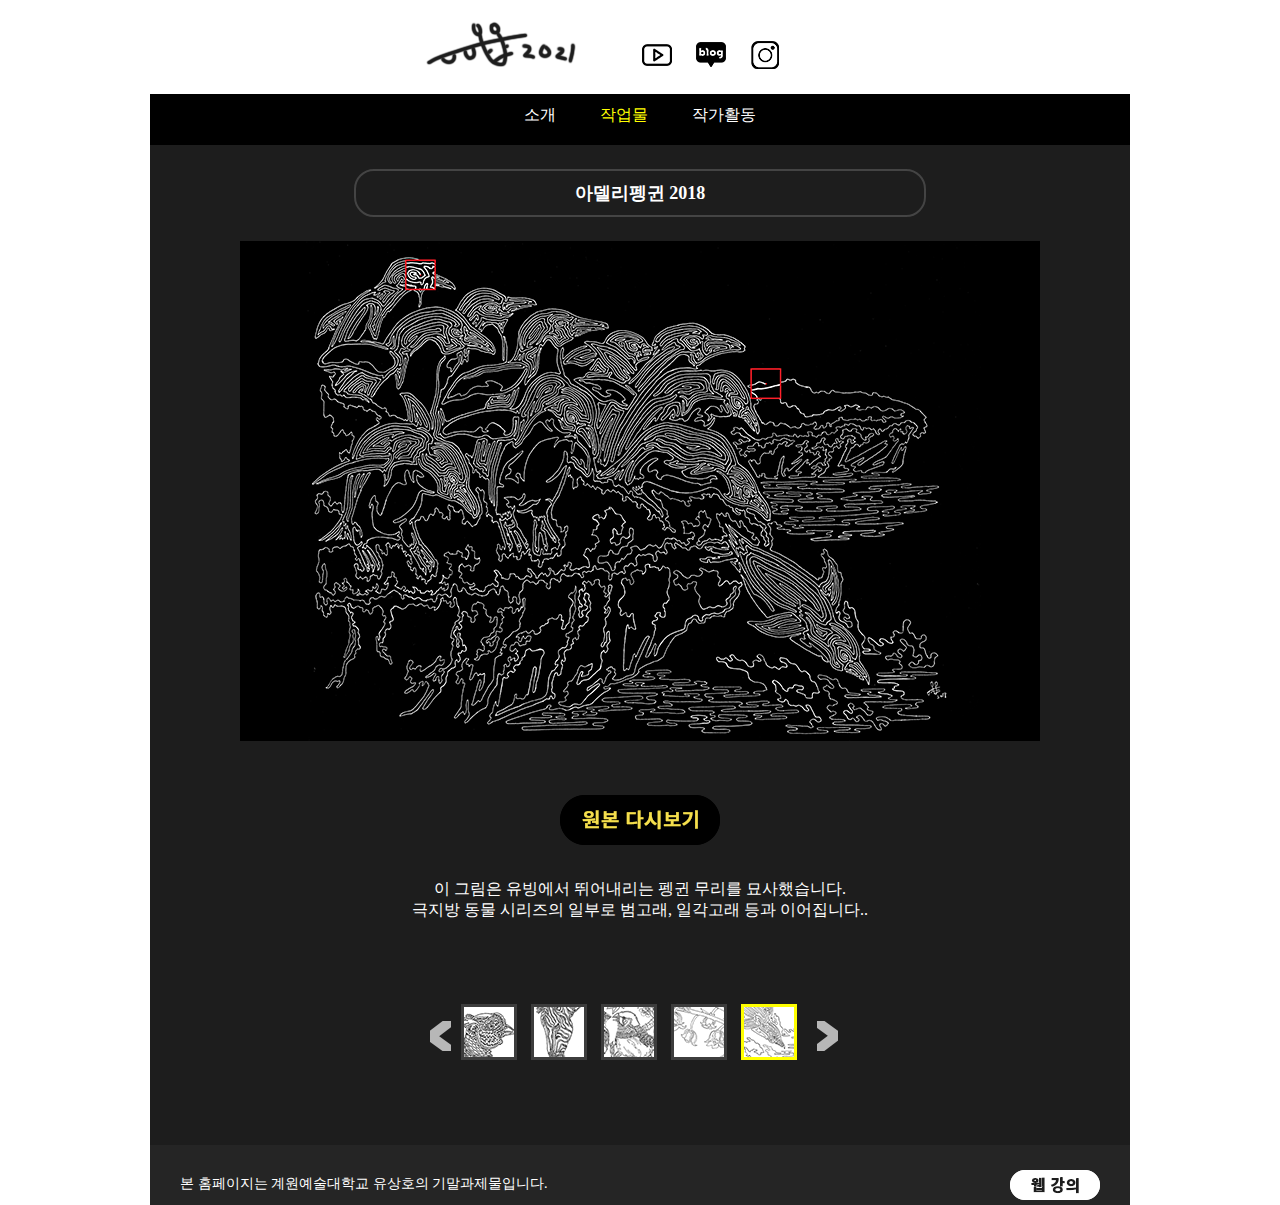
<file: works5black.html>
<!DOCTYPE html>
<!--21561075 유상호-->
<html>
  <head>
    <meta charset="utf-8">
    <title>소개합니다</title>
    <link rel="stylesheet" href="css/common.css">
    <link rel="stylesheet" href="css/main.css">
  </head>
  <body>
    <header>
      <div id="topwrap">
        <nav>
          <ul>
            <li id="toplogo"><a href="index.html"><img src="img/toplogo.png"></a></li>
            <li class="sns"><a href="https://www.youtube.com/channel/UCV9Hot5JphlB2dcQ3daV8rg" target="_blank"><img src="img/sns01.png"></a></li>
            <li class="sns"><a href="https://blog.naver.com/gimgirin" target="_blank"><img src="img/sns02.png"></a></li>
            <li class="sns"><a href="https://www.instagram.com/gimgiraff/" target="_blank"><img src="img/sns03.png"></a></li>
          </ul>
        </nav>
      </div>
      <div class="clear"></div>
      <div id="wrap01">
        <div id="menuwrap">
          <nav>
            <ul>
              <li ><a href="info.html">소개</a></li>
              <li class="here"><a href="works.html">작업물</a></li>
              <li><a href="me.html">작가활동</a></li>
            </ul>
          </nav>
        </div>
      </div>
      <div class="clear"></div>
    </header>
    <section id="mainwrap03">
      <div id="gallery">
        <div id="main_title">
        아델리펭귄 2018
        </div>
        <div id="bigpic">
          <img src="img/b-05.png">
          <div id="workbtn">
            <a href="works5.html"><img src="img/btn_origin.png"></a>
          </div>
          <p class="this">
            이 그림은 유빙에서 뛰어내리는 펭귄 무리를 묘사했습니다.<br>
            극지방 동물 시리즈의 일부로 범고래, 일각고래 등과 이어집니다..
          </p>
        </div>
        <div id="mini">
          <a href="works4.html"><img id="move_left" src="img/btn_left.png"></a>
          <ul id="photos">
            <li><a href="works.html"><img src="img/s-1.png"></a> </li>
            <li><a href="works2.html"><img src="img/s-2.png"></a> </li>
            <li><a href="works3.html"><img src="img/s-3.png"></a> </li>
            <li><a href="works4.html"><img src="img/s-4.png"></a> </li>
            <li class="here3"><a href="works5.html"><img src="img/s-5.png"></a> </li>
          </ul>
          <a href="works.html"><img id="move_right" src="img/btn_right.png"></a>
        </div>
      </div>
    </section>
    <footer>
      <p>본 홈페이지는 계원예술대학교 유상호의 기말과제물입니다.</p>
      <a href="https://yusangho.github.io/" target="_blank"><img src="img/btn_prev.png"></a>
    </footer>
  </body>
</html>
</file>
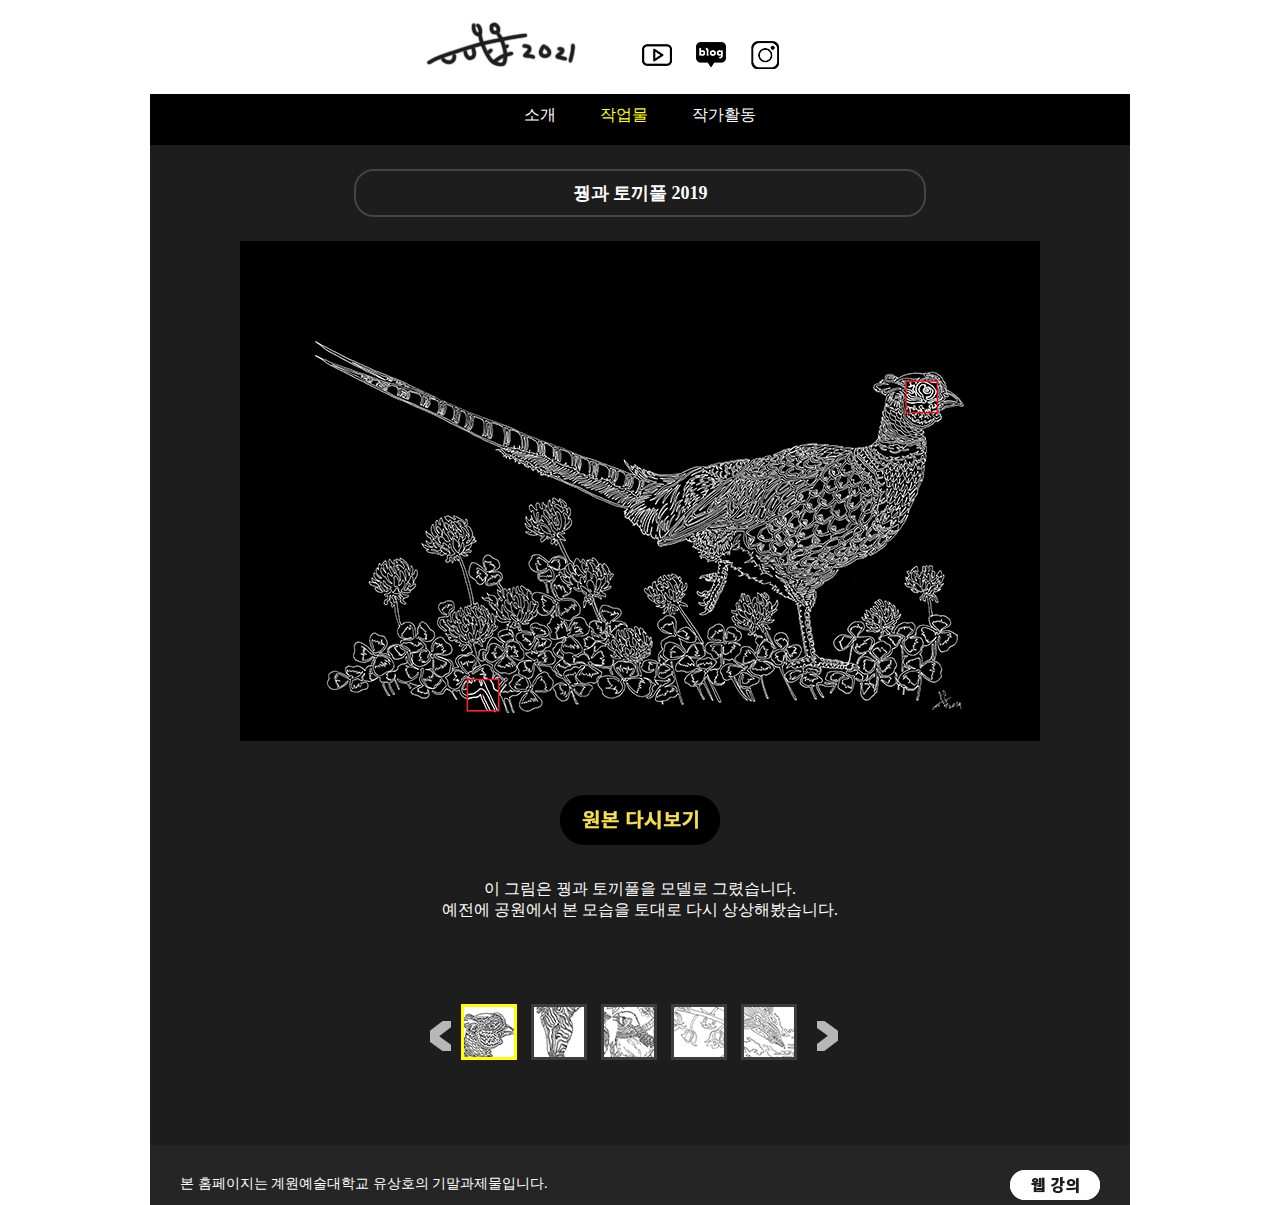
<file: worksblack.html>
<!DOCTYPE html>
<!--21561075 유상호-->
<html>
  <head>
    <meta charset="utf-8">
    <title>소개합니다</title>
    <link rel="stylesheet" href="css/common.css">
    <link rel="stylesheet" href="css/main.css">
  </head>
  <body>
    <header>
      <div id="topwrap">
        <nav>
          <ul>
            <li id="toplogo"><a href="index.html"><img src="img/toplogo.png"></a></li>
            <li class="sns"><a href="https://www.youtube.com/channel/UCV9Hot5JphlB2dcQ3daV8rg" target="_blank"><img src="img/sns01.png"></a></li>
            <li class="sns"><a href="https://blog.naver.com/gimgirin" target="_blank"><img src="img/sns02.png"></a></li>
            <li class="sns"><a href="https://www.instagram.com/gimgiraff/" target="_blank"><img src="img/sns03.png"></a></li>
          </ul>
        </nav>
      </div>
      <div class="clear"></div>
      <div id="wrap01">
        <div id="menuwrap">
          <nav>
            <ul>
              <li ><a href="info.html">소개</a></li>
              <li class="here"><a href="works.html">작업물</a></li>
              <li><a href="me.html">작가활동</a></li>
            </ul>
          </nav>
        </div>
      </div>
      <div class="clear"></div>
    </header>
    <section id="mainwrap03">
      <div id="gallery">
        <div id="main_title">
        꿩과 토끼풀 2019
        </div>
        <div id="bigpic">
          <img src="img/b-01.png">
          <div id="workbtn">
            <a href="works.html"><img src="img/btn_origin.png"></a>
          </div>
          <p class="this">
            이 그림은 꿩과 토끼풀을 모델로 그렸습니다.<br>
            예전에 공원에서 본 모습을 토대로 다시 상상해봤습니다.
          </p>
        </div>
        <div id="mini">
          <a href="works5.html"><img id="move_left" src="img/btn_left.png"></a>
          <ul id="photos">
            <li class="here3"><a href="works.html"><img src="img/s-1.png"></a> </li>
            <li><a href="works2.html"><img src="img/s-2.png"></a> </li>
            <li><a href="works3.html"><img src="img/s-3.png"></a> </li>
            <li><a href="works4.html"><img src="img/s-4.png"></a> </li>
            <li><a href="works5.html"><img src="img/s-5.png"></a> </li>
          </ul>
          <a href="works2.html"><img id="move_right" src="img/btn_right.png"></a>
        </div>
      </div>
    </section>
    <footer>
      <p>본 홈페이지는 계원예술대학교 유상호의 기말과제물입니다.</p>
      <a href="https://yusangho.github.io/" target="_blank"><img src="img/btn_prev.png"></a>
    </footer>
  </body>
</html>
</file>
<file: css/common.css>
*{
  box-sizing: border-box;
  margin: 0;
  padding: 0;
}
ul{
  list-style-type: none;
}
body{
  font-family: "맑은 고딕", "돋움";
  width: 980px;
  margin: 0 auto;
}
.clear{
  clear: both;
}

/*너비가 768px초과인 화면에 적용되는 css*/
.c1{width: 8.33%; float: left; padding: 15px;}
.c2{width: 16.66%; float: left; padding: 15px;}
.c3{width: 25%; float: left; padding: 15px;}
.c4{width: 33.33%; float: left; padding: 15px;}
.c5{width: 41.66%; float: left; padding: 15px;}
.c6{width: 50%; float: left; padding: 15px;}
.c7{width: 58.33%; float: left; padding: 15px;}
.c8{width: 66.66%; float: left; padding: 15px;}
.c9{width: 75%; float: left; padding: 15px;}
.c10{width: 83.33%; float: left; padding: 15px;}
.c11{width: 91.66%; float: left; padding: 15px;}
.c12{width: 100%; float: left; padding: 15px;}

/*768 이하의 화면에 적용되는 css*/
@media only screen and (max-width: 768px) {
  [class*="c"]{
    width: 100%;
  }
}

/* --------------------------헤더------------------------------------------------ */
header{
  position: fixed;
  width: 100%;
  z-index: 9999;
  top: 0;
  left: 0;
}
#topwrap{
  width: 980px;
  margin: 0 auto;
  padding: 20px 0;
  border-bottom: 1px solid black;
  background-color: white;
}
#topwrap img, #topwrap h1{
  display: inline;
}
#topwrap li{
  display: inline;
}
.sns{
    margin: 0 10px;
}
#toplogo{
  margin: 0 5% 0 28%;
}

#menuwrap{
  width: 980px;
  height: 50px;
  margin: 0 auto;
  background-color: black;
}
#navwrap{
  margin: 0 auto;
}
#menuwrap ul{
  text-align: center;
}
#menuwrap li{
  display: inline-block;
  margin: 10px 20px 0 20px;
}
#menuwrap a:link{
  color: white;
  text-decoration: none;
}
#menuwrap a:visited{
  color: white;
  text-decoration: none;
}
#menuwrap a:hover{
  color: white;
  text-decoration: none;
}
#menuwrap a:active{
  color: white;
  text-decoration: none;
}
#menuwrap .here a:link{
  color: yellow;
  text-decoration: none;
}
#menuwrap .here a:visited{
  color: yellow;
  text-decoration: none;
}
#menuwrap .here a:hover{
  color: yellow;
  text-decoration: none;
}
#menuwrap .here a:active{
  color: yellow;
  text-decoration: none;
}
/* --------------------------헤더------------------------------------------------ */


/*---------------------------------푸터--------------------------------*/
footer{
  height: 80px;
  background-color: #252525;
}
footer p{
  float: left;
  color: white;
  margin: 30px 0 0 30px;
  font-size: 14px;
}
footer a{
  float: right;
  margin: 25px 30px 0 0;
}
/*---------------------------------푸터--------------------------------*/
</file>
<file: css/main.css>
/*index 메인*/
#mainwrap01{
  width: 980px;
  height: 600px;
  background-image: url("../img/indexback.png");
  margin: 145px 0 0 0;
}
/*index 메인*/
/*info 메인*/
#mainwrap02{
  margin: 145px 0 0 0;
  height: 880px;
}
#profile{
  margin: 30px 0 0 10%;
}
#pic{
  float: left;
}
#welcome{
  float: left;
  margin: 50px;
}
#welcome li{
  margin: 10px 0;
}
#welcome span{
  font-weight: bold;
  font-size: 20px;
}
/*info 메인*/

/*작품 메인들*/
#mainwrap03{
  margin: 145px 0 0 0;
  height: 980px;
}


#gallery{
  float: left;
  width: 980px;
  height: 1000px;
  background-color: #1d1d1d;
}

#main_title{
  width: 572px;
  padding: 10px;
  border: solid 2px #444444;
  border-radius: 20px;
  margin: 24px auto;
  font-size: 18px;
  color: white;
  font-weight: bold;
  text-align: center;
}
#bigpic{
  text-align: center;
}
#bigpic .this{
  color: white;
  font-size: 16px;
  text-align: center;
  margin: 30px;
}
#workbtn{
  margin: 50px 0 0 0;
}
#mini{
  padding: 30px 0 0 70px;
  margin: 50px 210px;
}
#move_left{
  float: left;
  margin: 20px auto;
}
#photos{
  float: left;
  margin: 3px 0 0 0;
}
#move_right{
  float: left;
  margin: 20px 0 0 20px;
}
#photos li{
  display: inline;
  margin: 0 0 0 10px;
}
#photos img{
  border: solid 3px #3d3d3d;
}
#photos a:hover img{
  border: solid 3px yellow;
}
#photos .here3 img{
  border: solid 3px yellow;
}

#left a:link{
  color: white;
  text-decoration: none;
}
#left a:visited{
  color: white;
  text-decoration: none;
}
#left a:hover{
  color: yellow;
  text-decoration: underline;
}
#left a:active{
  color: white;
}

/*me 메인*/
#mainwrap04{
  margin: 145px 0 0 0;
  height: 562px;
}
aside{
  background-color: darkgray;
}
aside ul{
  margin: 200px 0 200px 0;
}
aside li{
  padding: 10px;
  margin: 50px;
  background-color: black;
  text-align: center;
}
.cat01 p{
  font-weight: bold;
  font-size: 30px;
  margin: 30px 0 20px 180px;
}

aside a:link{
  color: white;
  text-decoration: none;
}
aside a:visited{
  color: white;
  text-decoration: none;
}
aside a:hover{
  color: white;
  text-decoration: none;
}
aside a:active{
  color: white;
  text-decoration: none;
}

.here2{
  background-color: orange;
}
aside .here2 a:link{
  color: black;
  text-decoration: none;
}
aside .here2 a:visited{
  color: black;
  text-decoration: none;
}
aside .here2 a:hover{
  color: black;
  text-decoration: none;
}
aside .here2 a:active{
  color: black;
  text-decoration: none;
}
</file>
